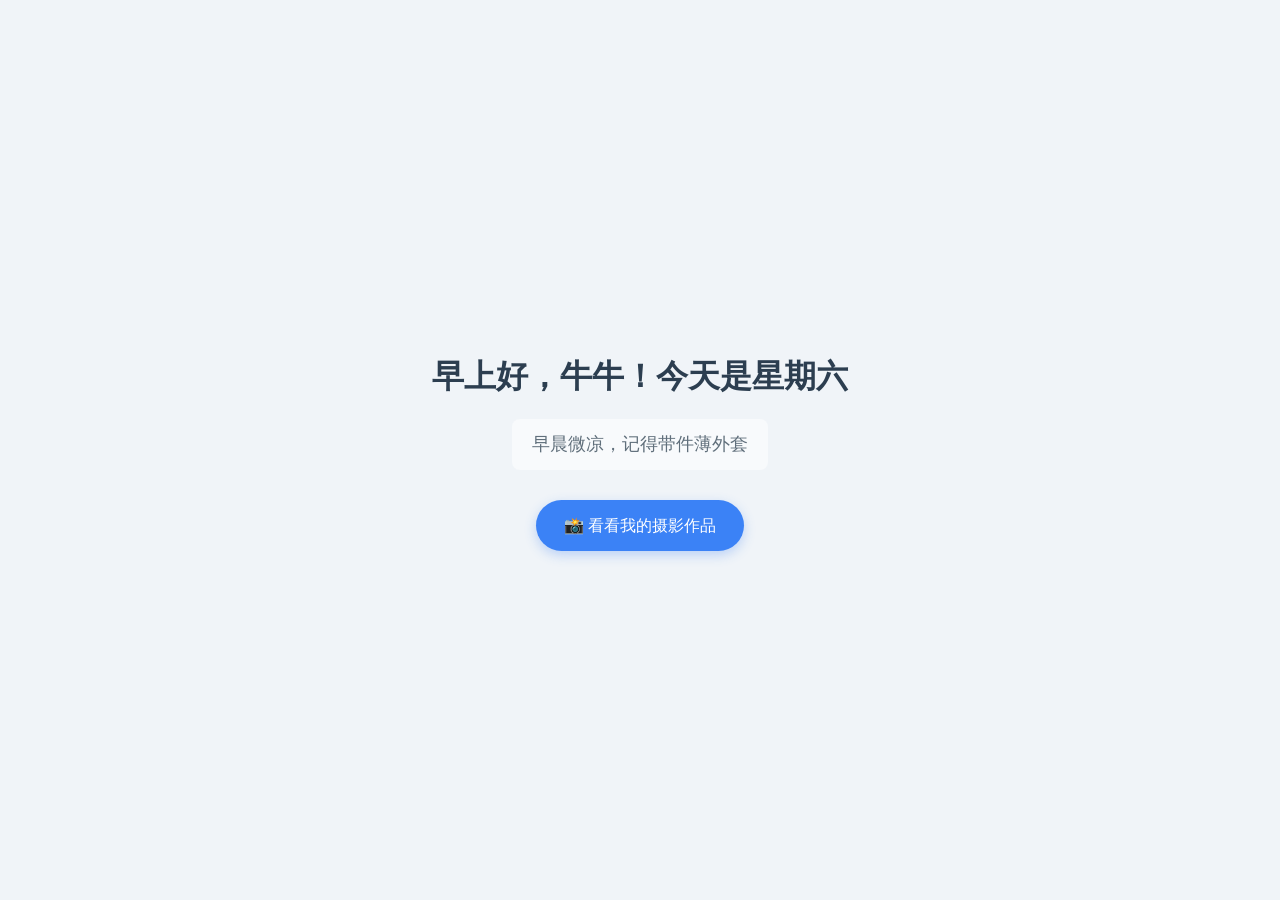
<file: greeting.html>
<!DOCTYPE html>
<html lang="zh-CN">
<head>
  <meta charset="UTF-8">
  <title>专属问候</title>
  <link rel="stylesheet" href="style.css">
</head>
<body class="greeting-page">
  
  <div class="greeting-container">
    <h1 id="greeting">加载中…</h1>
    <p id="tip"></p>
    
    <a href="photo.html" class="jump-btn">📸 看看我的摄影作品</a>
  </div>

  <script>
    const hour = new Date().getHours();  
    const myName = "牛牛";
    const weekday = new Date().getDay();

    let greetingText = "";   
    let wearTip = "";        

    if (hour < 12) {                     
      greetingText = `早上好，${myName}！今天是${['星期日', '星期一', '星期二', '星期三', '星期四', '星期五', '星期六'][weekday]}`;
      wearTip = "早晨微凉，记得带件薄外套";
    } else if (hour < 18) {
      greetingText = `下午好，${myName}！今天是${['星期日', '星期一', '星期二', '星期三', '星期四', '星期五', '星期六'][weekday]}`;
      wearTip = "阳光不错，穿亮色系心情更好";
    } else {
      greetingText = `晚上好，${myName}！今天是${['星期日', '星期一', '星期二', '星期三', '星期四', '星期五', '星期六'][weekday]}`;
      wearTip = "夜间降温，明天备好长袖";
    }

    document.getElementById("greeting").textContent = greetingText;
    document.getElementById("tip").textContent = wearTip;
  </script>
  
</body>
</html>
</file>
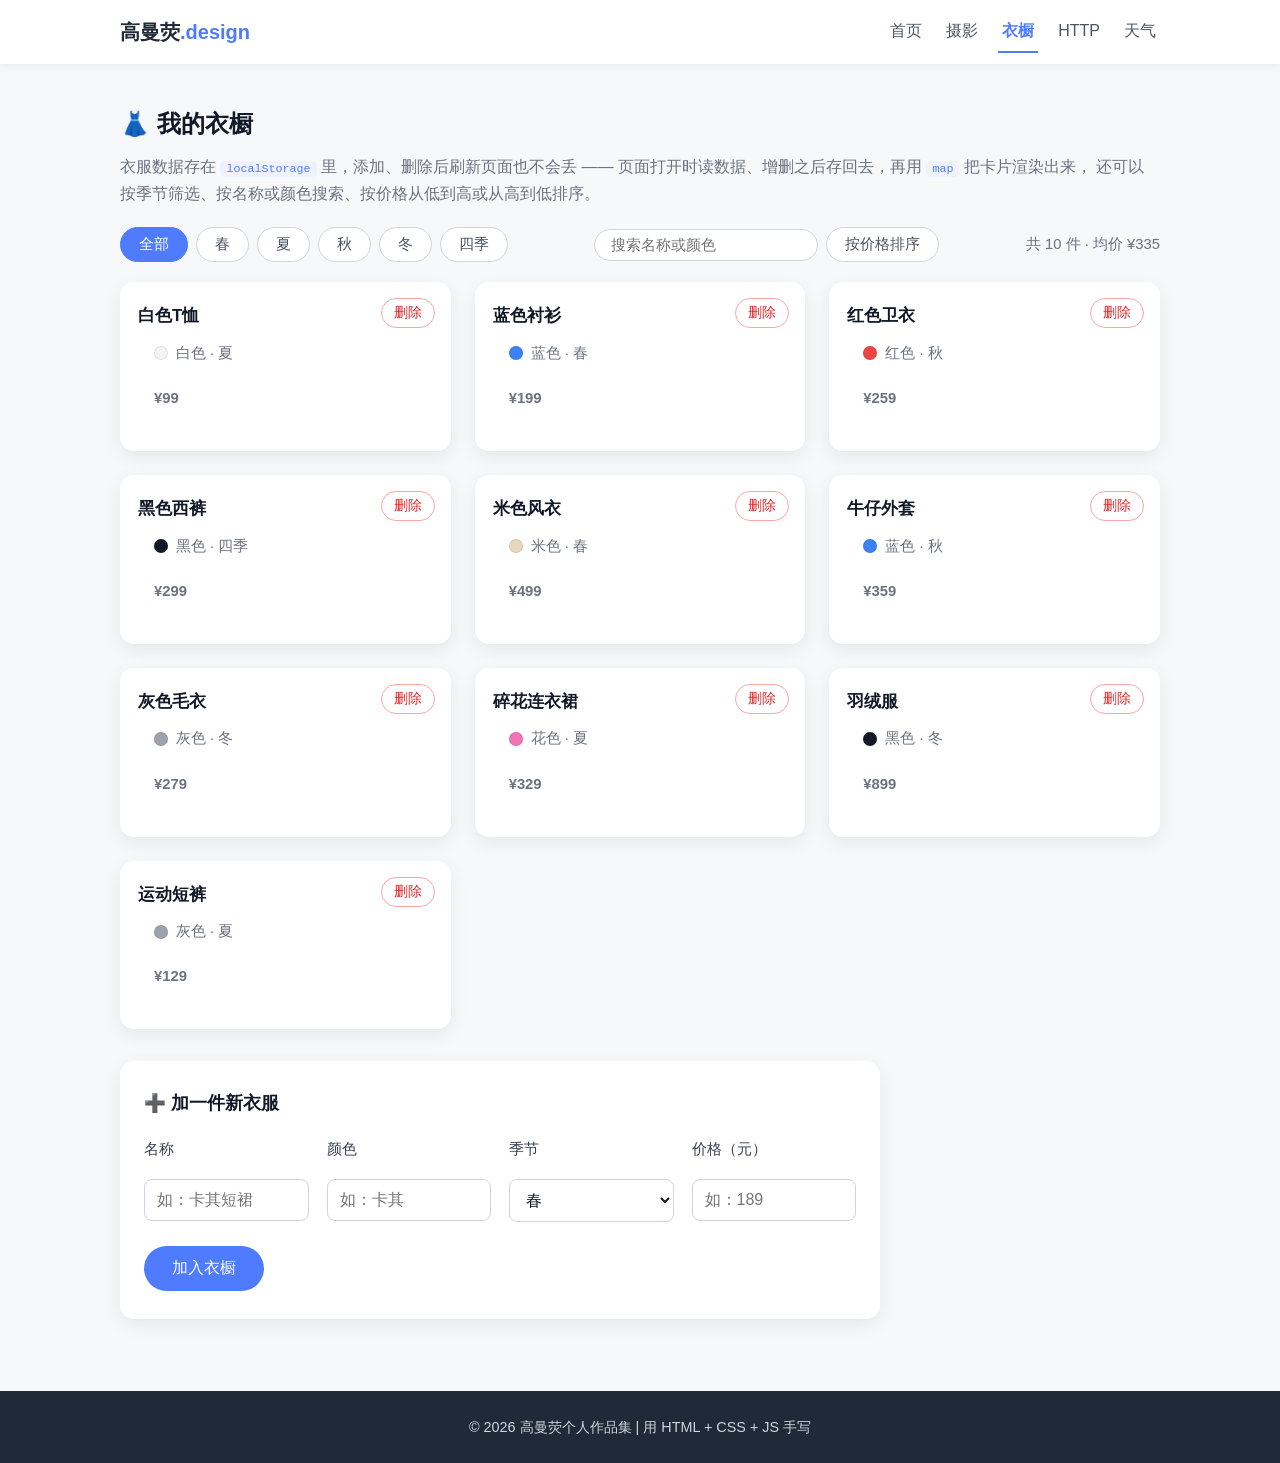
<file: wardrobe.html>
<!DOCTYPE html>
<html lang="zh-CN">
<head>
  <meta charset="UTF-8">
  <meta name="viewport" content="width=device-width, initial-scale=1">
  <title>我的衣橱 | 高曼荧的个人作品集</title>
  <link rel="stylesheet" href="style.css">
</head>
<body>
  <div class="save-toast" id="saveToast"></div>

  <header class="site-header">
    <nav class="nav container">
      <a class="logo" href="index.html">高曼荧<span>.design</span></a>
      <ul class="nav-menu">
        <li><a href="index.html">首页</a></li>
        <li><a href="photo.html">摄影</a></li>
        <li><a class="is-active" href="wardrobe.html">衣橱</a></li>
        <li><a href="day19/http-cards.html">HTTP</a></li>
        <li><a href="weather.html">天气</a></li>
      </ul>
    </nav>
  </header>

  <main>
    <section class="wardrobe container page-wardrobe">
      <h2>👗 我的衣橱</h2>
      <p class="wardrobe-desc">
        衣服数据存在 <code>localStorage</code> 里，添加、删除后刷新页面也不会丢 ——
        页面打开时读数据、增删之后存回去，再用 <code>map</code> 把卡片渲染出来，
        还可以按季节筛选、按名称或颜色搜索、按价格从低到高或从高到低排序。
      </p>

      <div class="wardrobe-toolbar">
        <div class="wardrobe-filters" id="wardrobeFilters">
          <button class="chip is-active" type="button" data-season="全部">全部</button>
          <button class="chip" type="button" data-season="春">春</button>
          <button class="chip" type="button" data-season="夏">夏</button>
          <button class="chip" type="button" data-season="秋">秋</button>
          <button class="chip" type="button" data-season="冬">冬</button>
          <button class="chip" type="button" data-season="四季">四季</button>
        </div>
        <div class="wardrobe-tools">
          <input class="wardrobe-search" id="wardrobeSearch" type="text" placeholder="搜索名称或颜色">
          <button class="chip" type="button" id="sortBtn">按价格排序</button>
        </div>
        <p class="wardrobe-stats" id="wardrobeStats"></p>
      </div>

      <ul class="wardrobe-grid" id="wardrobeGrid"></ul>

      <form class="wardrobe-form" id="wardrobeForm">
        <h3>➕ 加一件新衣服</h3>
        <div class="wardrobe-form-row">
          <div class="form-item">
            <label for="clothName">名称</label>
            <input type="text" id="clothName" placeholder="如：卡其短裙" required>
          </div>
          <div class="form-item">
            <label for="clothColor">颜色</label>
            <input type="text" id="clothColor" placeholder="如：卡其" required>
          </div>
          <div class="form-item">
            <label for="clothSeason">季节</label>
            <select id="clothSeason">
              <option value="春">春</option>
              <option value="夏">夏</option>
              <option value="秋">秋</option>
              <option value="冬">冬</option>
              <option value="四季">四季</option>
            </select>
          </div>
          <div class="form-item">
            <label for="clothPrice">价格（元）</label>
            <input type="number" id="clothPrice" min="1" step="1" placeholder="如：189" required>
          </div>
        </div>
        <div class="wardrobe-form-actions">
          <button type="submit" class="btn">加入衣橱</button>
        </div>
      </form>
    </section>
  </main>

  <footer class="site-footer">
    <p>© 2026 高曼荧个人作品集 | 用 HTML + CSS + JS 手写</p>
  </footer>

  <script>
    (function () {
      const KEY = "my_wardrobe";

      const DEFAULT_WARDROBE = [
        { id: 1, name: "白色T恤",   color: "白色", season: "夏", price: 99  },
        { id: 2, name: "蓝色衬衫",   color: "蓝色", season: "春", price: 199 },
        { id: 3, name: "红色卫衣",   color: "红色", season: "秋", price: 259 },
        { id: 4, name: "黑色西裤",   color: "黑色", season: "四季", price: 299 },
        { id: 5, name: "米色风衣",   color: "米色", season: "春", price: 499 },
        { id: 6, name: "牛仔外套",   color: "蓝色", season: "秋", price: 359 },
        { id: 7, name: "灰色毛衣",   color: "灰色", season: "冬", price: 279 },
        { id: 8, name: "碎花连衣裙", color: "花色", season: "夏", price: 329 },
        { id: 9, name: "羽绒服",     color: "黑色", season: "冬", price: 899 },
        { id: 10, name: "运动短裤",  color: "灰色", season: "夏", price: 129 }
      ];

      const COLOR_HEX = {
        "白色": "#f3f4f6", "黑色": "#111827", "蓝色": "#3b82f6", "红色": "#ef4444",
        "灰色": "#9ca3af", "米色": "#e7d8c0", "花色": "#f472b6", "卡其": "#c2a878",
        "绿色": "#22c55e", "黄色": "#facc15", "紫色": "#a855f7"
      };

      const gridEl = document.getElementById("wardrobeGrid");
      const statsEl = document.getElementById("wardrobeStats");
      const filtersEl = document.getElementById("wardrobeFilters");
      const formEl = document.getElementById("wardrobeForm");
      const searchEl = document.getElementById("wardrobeSearch");
      const sortBtn = document.getElementById("sortBtn");
      const toastEl = document.getElementById("saveToast");

      let currentSeason = "全部";
      let sortAsc = null;

      function loadData() {
        try {
          const str = localStorage.getItem(KEY);
          return str ? JSON.parse(str) : DEFAULT_WARDROBE.slice();
        } catch (err) {
          return DEFAULT_WARDROBE.slice();
        }
      }

      function saveData(list) {
        localStorage.setItem(KEY, JSON.stringify(list));
      }

      function nextId(list) {
        let max = 0;
        for (const item of list) {
          if (item.id > max) max = item.id;
        }
        return max + 1;
      }

      function colorToHex(color) {
        return COLOR_HEX[color] || "#d1d5db";
      }

      function showToast(text, isError) {
        toastEl.textContent = text;
        if (isError) {
          toastEl.classList.add("is-error");
        } else {
          toastEl.classList.remove("is-error");
        }
        toastEl.classList.add("is-show");
        setTimeout(function () {
          toastEl.classList.remove("is-show");
        }, 2000);
      }

      function getVisibleList() {
        let list = loadData();
        if (currentSeason !== "全部") {
          list = list.filter(function (item) {
            return item.season === currentSeason;
          });
        }
        const word = searchEl.value.trim();
        if (word) {
          list = list.filter(function (item) {
            return item.name.includes(word) || item.color.includes(word);
          });
        }
        if (sortAsc !== null) {
          list.sort(function (a, b) {
            return sortAsc ? a.price - b.price : b.price - a.price;
          });
        }
        return list;
      }

      function render() {
        const list = getVisibleList();

        let total = 0;
        for (const item of list) {
          total = total + item.price;
        }
        const avg = list.length ? Math.round(total / list.length) : 0;
        statsEl.textContent = "共 " + list.length + " 件 · 均价 ¥" + avg;

        if (list.length === 0) {
          gridEl.innerHTML = '<li class="cloth-empty">没有找到符合条件的衣服，下面加一件吧 👇</li>';
          return;
        }

        gridEl.innerHTML = list.map(function (item) {
          return `
            <li>
              <article class="card cloth-card">
                <h3>${item.name}</h3>
                <p class="cloth-meta">
                  <span class="cloth-dot" style="background:${colorToHex(item.color)}"></span>
                  ${item.color} · ${item.season}
                </p>
                <p class="cloth-price">¥${item.price}</p>
                <button class="cloth-del" type="button" data-id="${item.id}">删除</button>
              </article>
            </li>`;
        }).join("");
      }

      function addCloth(name, color, season, price) {
        const list = loadData();
        list.push({ id: nextId(list), name: name, color: color, season: season, price: price });
        saveData(list);
        render();
      }

      function removeCloth(id) {
        const list = loadData().filter(function (item) {
          return String(item.id) !== String(id);
        });
        saveData(list);
        render();
      }

      if (localStorage.getItem(KEY) === null) {
        saveData(DEFAULT_WARDROBE);
      }

      gridEl.addEventListener("click", function (e) {
        if (!e.target.matches(".cloth-del")) return;
        removeCloth(e.target.dataset.id);
        showToast("🗑️ 已删掉一件");
      });

      const chips = filtersEl.querySelectorAll(".chip");
      for (const chip of chips) {
        chip.addEventListener("click", function () {
          currentSeason = this.dataset.season;
          for (const other of chips) {
            other.classList.remove("is-active");
          }
          this.classList.add("is-active");
          render();
        });
      }

      searchEl.addEventListener("input", function () {
        render();
      });

      sortBtn.addEventListener("click", function () {
        if (sortAsc === null) {
          sortAsc = true;
          sortBtn.textContent = "价格 ↑";
        } else if (sortAsc) {
          sortAsc = false;
          sortBtn.textContent = "价格 ↓";
        } else {
          sortAsc = null;
          sortBtn.textContent = "按价格排序";
        }
        render();
      });

      formEl.addEventListener("submit", function (e) {
        e.preventDefault();

        const name = document.getElementById("clothName").value.trim();
        const color = document.getElementById("clothColor").value.trim();
        const season = document.getElementById("clothSeason").value;
        const price = Number(document.getElementById("clothPrice").value);

        if (!name || !color) {
          showToast("⚠️ 名称和颜色都要填", true);
          return;
        }
        if (!Number.isFinite(price) || price <= 0) {
          showToast("⚠️ 价格要填大于 0 的数字", true);
          return;
        }

        addCloth(name, color, season, price);
        formEl.reset();
        showToast("✅ 已保存");
      });

      render();
    })();
  </script>
</body>
</html>
</file>
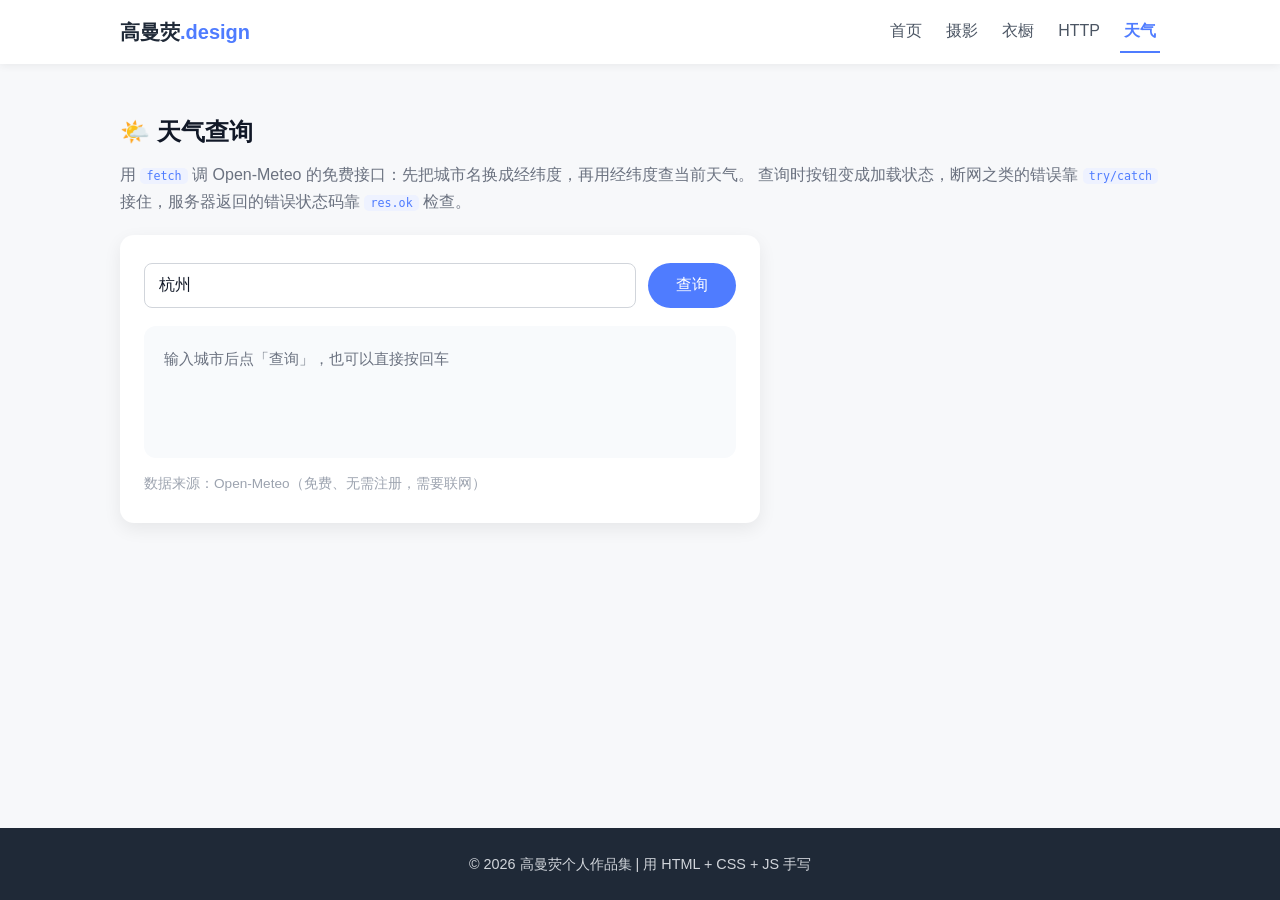
<file: weather.html>
<!DOCTYPE html>
<html lang="zh-CN">
<head>
  <meta charset="UTF-8">
  <meta name="viewport" content="width=device-width, initial-scale=1">
  <title>天气 | 高曼荧的个人作品集</title>
  <link rel="stylesheet" href="style.css">
</head>
<body>
  <header class="site-header">
    <nav class="nav container">
      <a class="logo" href="index.html">高曼荧<span>.design</span></a>
      <ul class="nav-menu">
        <li><a href="index.html">首页</a></li>
        <li><a href="photo.html">摄影</a></li>
        <li><a href="wardrobe.html">衣橱</a></li>
        <li><a href="day19/http-cards.html">HTTP</a></li>
        <li><a class="is-active" href="weather.html">天气</a></li>
      </ul>
    </nav>
  </header>

  <main>
    <section id="weather" class="weather container">
      <h2>🌤️ 天气查询</h2>
      <p class="weather-desc">
        用 <code>fetch</code> 调 Open-Meteo 的免费接口：先把城市名换成经纬度，再用经纬度查当前天气。
        查询时按钮变成加载状态，断网之类的错误靠 <code>try/catch</code> 接住，服务器返回的错误状态码靠 <code>res.ok</code> 检查。
      </p>

      <div class="weather-box">
        <div class="weather-form">
          <input class="weather-city" id="wt-city" type="text" placeholder="输入城市，如：杭州" value="杭州">
          <button class="btn" id="wt-btn" type="button">查询</button>
        </div>

        <div class="weather-result" id="wt-result">输入城市后点「查询」，也可以直接按回车</div>
        <p class="weather-note">数据来源：Open-Meteo（免费、无需注册，需要联网）</p>
      </div>
    </section>
  </main>

  <footer class="site-footer">
    <p>© 2026 高曼荧个人作品集 | 用 HTML + CSS + JS 手写</p>
  </footer>

  <script>
    (function () {
      const cityEl = document.getElementById("wt-city");
      const btn = document.getElementById("wt-btn");
      const resultEl = document.getElementById("wt-result");

      const WEATHER_TEXT = {
        0: "晴",
        1: "多云", 2: "多云", 3: "阴",
        45: "雾", 48: "雾凇",
        51: "毛毛雨", 53: "毛毛雨", 55: "毛毛雨",
        61: "小雨", 63: "中雨", 65: "大雨",
        66: "冻雨", 67: "冻雨",
        71: "小雪", 73: "中雪", 75: "大雪", 77: "雪粒",
        80: "阵雨", 81: "阵雨", 82: "强阵雨",
        85: "阵雪", 86: "阵雪",
        95: "雷阵雨", 96: "雷阵雨伴冰雹", 99: "雷阵雨伴冰雹"
      };

      let isLoading = false;

      function weatherToText(code) {
        return WEATHER_TEXT[code] || "未知天气";
      }

      function tipByTemp(temp) {
        if (temp >= 28) return "🔥 体感建议：穿短袖，别忘了防晒";
        if (temp >= 18) return "🙂 体感建议：温度刚好，一件长袖就够";
        if (temp >= 10) return "🍂 体感建议：有点凉，加件薄外套";
        if (temp >= 0) return "🧥 体感建议：冷了，毛衣配外套";
        return "🧣 体感建议：零下了，羽绒服和帽子都戴上";
      }

      function showLoading() {
        resultEl.innerHTML = '<p class="weather-loading">⏳ 正在查询…</p>';
      }

      function showError(msg) {
        resultEl.innerHTML = '<p class="weather-err">❌ ' + msg + '</p>';
      }

      function showWeather(city, weather) {
        resultEl.innerHTML = `
          <p class="weather-place">${city}</p>
          <p class="weather-temp">${weather.temperature}°C</p>
          <p class="weather-meta">${weatherToText(weather.weathercode)} · 风速 ${weather.windspeed} km/h</p>
          <p class="weather-tip">${tipByTemp(weather.temperature)}</p>`;
      }

      async function getWeather(cityName) {
        const geoUrl = `https://geocoding-api.open-meteo.com/v1/search?name=${encodeURIComponent(cityName)}&language=zh`;
        const geoRes = await fetch(geoUrl);
        if (!geoRes.ok) throw new Error("地理服务出错：" + geoRes.status);
        const geoData = await geoRes.json();
        if (!geoData.results || geoData.results.length === 0) {
          throw new Error("找不到这个城市，换个名字试试？");
        }
        const place = geoData.results[0];

        const weatherUrl = `https://api.open-meteo.com/v1/forecast?latitude=${place.latitude}&longitude=${place.longitude}&current_weather=true`;
        const wRes = await fetch(weatherUrl);
        if (!wRes.ok) throw new Error("天气服务出错：" + wRes.status);
        const wData = await wRes.json();
        return { city: place.name, weather: wData.current_weather };
      }

      async function query() {
        if (isLoading) return;

        const city = cityEl.value.trim();
        if (!city) {
          showError("先输入城市名");
          return;
        }

        isLoading = true;
        btn.disabled = true;
        btn.textContent = "查询中…";
        showLoading();

        try {
          const info = await getWeather(city);
          showWeather(info.city, info.weather);
        } catch (err) {
          showError(err.message);
        } finally {
          isLoading = false;
          btn.disabled = false;
          btn.textContent = "查询";
        }
      }

      btn.addEventListener("click", query);
      cityEl.addEventListener("keydown", function (e) {
        if (e.key === "Enter") query();
      });
    })();
  </script>
</body>
</html>
</file>
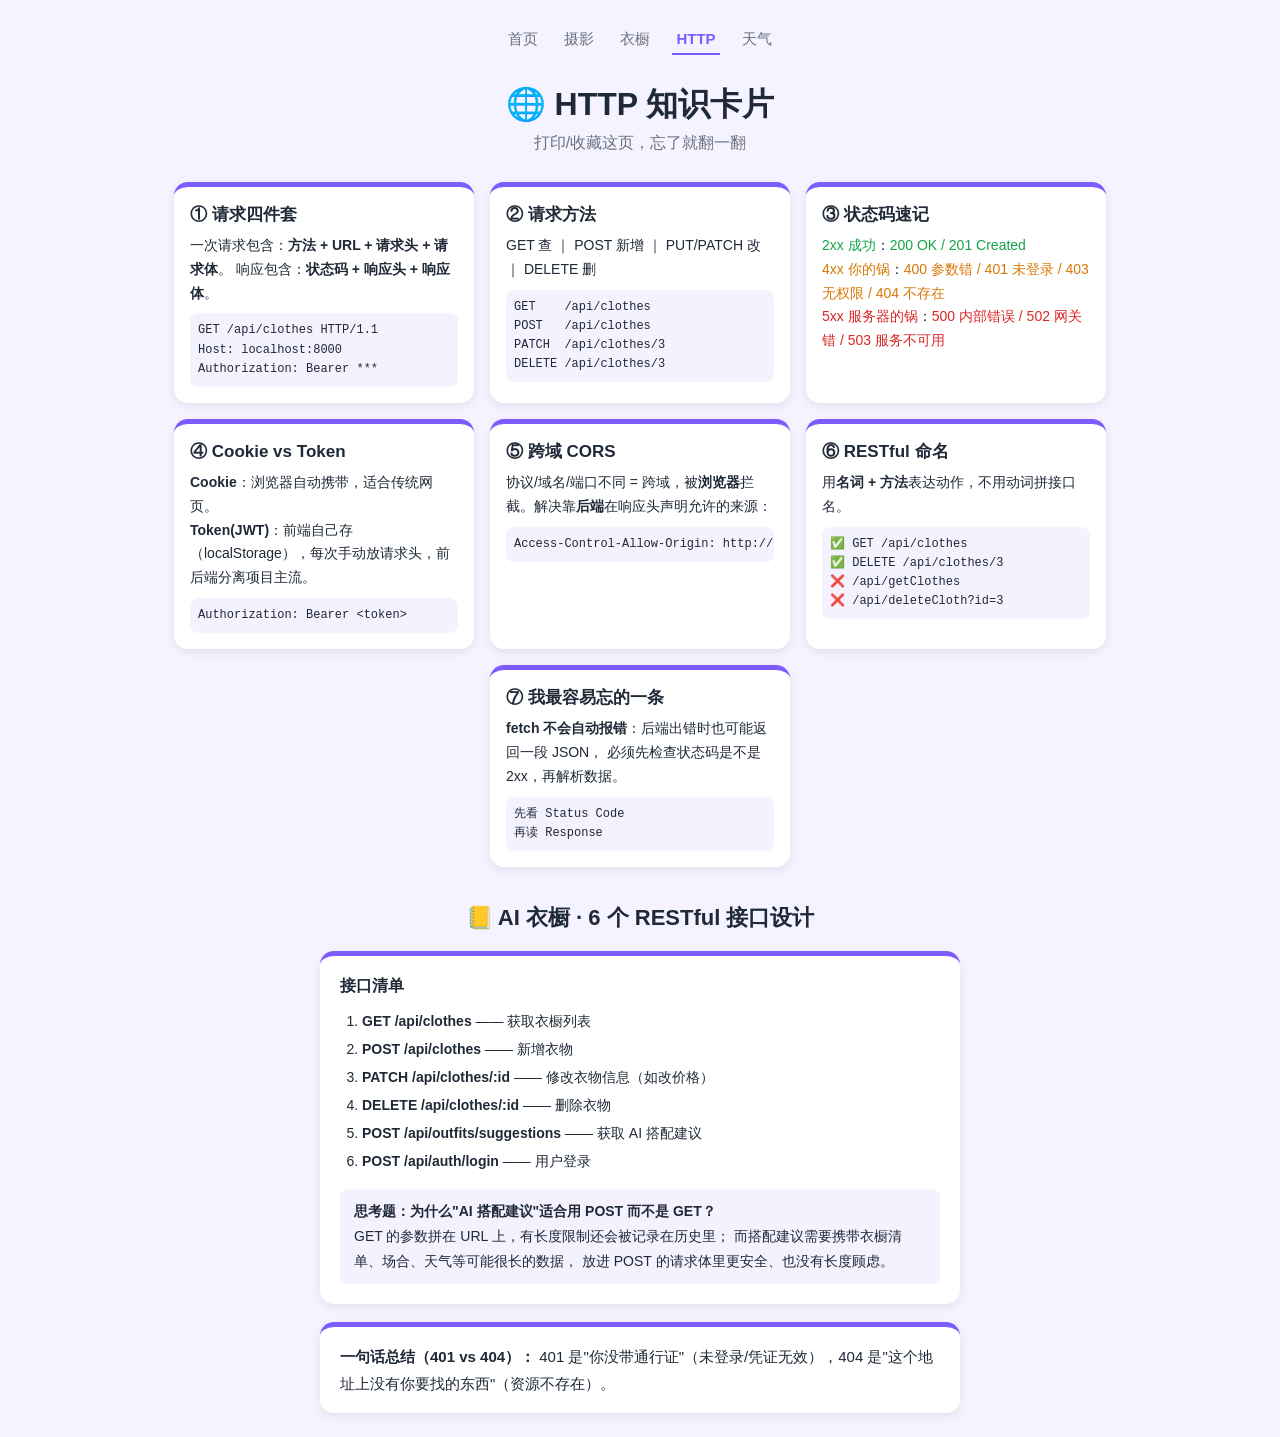
<file: day19/http-cards.html>
<!DOCTYPE html>
<html lang="zh-CN">
<head>
  <meta charset="UTF-8">
  <meta name="viewport" content="width=device-width, initial-scale=1">
  <title>HTTP 知识卡片 | 高曼荧的个人作品集</title>
  <style>
    * { margin: 0; padding: 0; box-sizing: border-box; }
    body { font-family: sans-serif; background: #f5f3ff; padding: 24px; color: #1f2937; }
    h1 { text-align: center; margin-bottom: 6px; }
    .lead { text-align: center; color: #6b7280; margin-bottom: 28px; }
    .grid { display: flex; flex-wrap: wrap; gap: 16px; justify-content: center; }
    .card {
      width: 300px; background: #fff; border-radius: 14px; padding: 16px;
      box-shadow: 0 3px 10px rgba(0,0,0,.08); border-top: 5px solid #7c5cff;
    }
    .card h2 { margin: 0 0 8px; font-size: 17px; }
    .card p { font-size: 14px; line-height: 1.7; }
    .card pre {
      background: #f4f2ff; padding: 8px; border-radius: 8px; font-size: 12px;
      line-height: 1.6; overflow-x: auto; margin-top: 8px;
    }
    .code200 { color: #16a34a; }
    .code4xx { color: #d97706; }
    .code5xx { color: #dc2626; }
    .section-title { text-align: center; margin: 36px 0 18px; font-size: 22px; }
    .api-list {
      width: 640px; max-width: 100%; background: #fff; border-radius: 14px; padding: 20px;
      margin: 0 auto; box-shadow: 0 3px 10px rgba(0,0,0,.08); border-top: 5px solid #7c5cff;
    }
    .api-list h3 { font-size: 16px; margin-bottom: 10px; }
    .api-list ol { padding-left: 22px; font-size: 14px; line-height: 2; }
    .api-list .why {
      margin-top: 14px; font-size: 14px; line-height: 1.8;
      background: #f4f2ff; border-radius: 8px; padding: 10px 14px;
    }
    .summary {
      width: 640px; max-width: 100%; margin: 18px auto 0; background: #fff;
      border-radius: 14px; padding: 16px 20px; box-shadow: 0 3px 10px rgba(0,0,0,.08);
      border-top: 5px solid #7c5cff; font-size: 15px; line-height: 1.8;
    }
    .back { display: block; text-align: center; margin: 30px 0 10px; color: #7c5cff; text-decoration: none; font-weight: bold; }
    .top-nav { display: flex; flex-wrap: wrap; justify-content: center; gap: 18px; margin-bottom: 28px; }
    .top-nav a { color: #6b7280; text-decoration: none; font-size: 15px; padding: 6px 4px; }
    .top-nav a:hover { color: #7c5cff; }
    .top-nav a.is-active { color: #7c5cff; font-weight: bold; border-bottom: 2px solid #7c5cff; }
  </style>
</head>
<body>
  <nav class="top-nav">
    <a href="../index.html">首页</a>
    <a href="../photo.html">摄影</a>
    <a href="../wardrobe.html">衣橱</a>
    <a class="is-active" href="http-cards.html">HTTP</a>
    <a href="../weather.html">天气</a>
  </nav>

  <h1>🌐 HTTP 知识卡片</h1>
  <p class="lead">打印/收藏这页，忘了就翻一翻</p>

  <div class="grid">
    <div class="card">
      <h2>① 请求四件套</h2>
      <p>一次请求包含：<b>方法 + URL + 请求头 + 请求体</b>。
         响应包含：<b>状态码 + 响应头 + 响应体</b>。</p>
      <pre>GET /api/clothes HTTP/1.1
Host: localhost:8000
Authorization: Bearer ***</pre>
    </div>

    <div class="card">
      <h2>② 请求方法</h2>
      <p>GET 查 ｜ POST 新增 ｜ PUT/PATCH 改 ｜ DELETE 删</p>
      <pre>GET    /api/clothes
POST   /api/clothes
PATCH  /api/clothes/3
DELETE /api/clothes/3</pre>
    </div>

    <div class="card">
      <h2>③ 状态码速记</h2>
      <p>
        <span class="code200">2xx 成功</span>：<span class="code200">200 OK / 201 Created</span><br>
        <span class="code4xx">4xx 你的锅</span>：<span class="code4xx">400 参数错 / 401 未登录 / 403 无权限 / 404 不存在</span><br>
        <span class="code5xx">5xx 服务器的锅</span>：<span class="code5xx">500 内部错误 / 502 网关错 / 503 服务不可用</span>
      </p>
    </div>

    <div class="card">
      <h2>④ Cookie vs Token</h2>
      <p><b>Cookie</b>：浏览器自动携带，适合传统网页。<br>
         <b>Token(JWT)</b>：前端自己存（localStorage），每次手动放请求头，前后端分离项目主流。</p>
      <pre>Authorization: Bearer &lt;token&gt;</pre>
    </div>

    <div class="card">
      <h2>⑤ 跨域 CORS</h2>
      <p>协议/域名/端口不同 = 跨域，被<b>浏览器</b>拦截。解决靠<b>后端</b>在响应头声明允许的来源：</p>
      <pre>Access-Control-Allow-Origin: http://localhost:5173</pre>
    </div>

    <div class="card">
      <h2>⑥ RESTful 命名</h2>
      <p>用<b>名词 + 方法</b>表达动作，不用动词拼接口名。</p>
      <pre>✅ GET /api/clothes
✅ DELETE /api/clothes/3
❌ /api/getClothes
❌ /api/deleteCloth?id=3</pre>
    </div>

    <div class="card">
      <h2>⑦ 我最容易忘的一条</h2>
      <p><b>fetch 不会自动报错</b>：后端出错时也可能返回一段 JSON，
         必须先检查状态码是不是 2xx，再解析数据。</p>
      <pre>先看 Status Code
再读 Response</pre>
    </div>
  </div>

  <h2 class="section-title">📒 AI 衣橱 · 6 个 RESTful 接口设计</h2>
  <div class="api-list">
    <h3>接口清单</h3>
    <ol>
      <li><b>GET /api/clothes</b> —— 获取衣橱列表</li>
      <li><b>POST /api/clothes</b> —— 新增衣物</li>
      <li><b>PATCH /api/clothes/:id</b> —— 修改衣物信息（如改价格）</li>
      <li><b>DELETE /api/clothes/:id</b> —— 删除衣物</li>
      <li><b>POST /api/outfits/suggestions</b> —— 获取 AI 搭配建议</li>
      <li><b>POST /api/auth/login</b> —— 用户登录</li>
    </ol>
    <p class="why">
      <b>思考题：为什么"AI 搭配建议"适合用 POST 而不是 GET？</b><br>
      GET 的参数拼在 URL 上，有长度限制还会被记录在历史里；
      而搭配建议需要携带衣橱清单、场合、天气等可能很长的数据，
      放进 POST 的请求体里更安全、也没有长度顾虑。
    </p>
  </div>

  <div class="summary">
    <b>一句话总结（401 vs 404）：</b>
    401 是"你没带通行证"（未登录/凭证无效），404 是"这个地址上没有你要找的东西"（资源不存在）。
  </div>

</body>
</html>
</file>
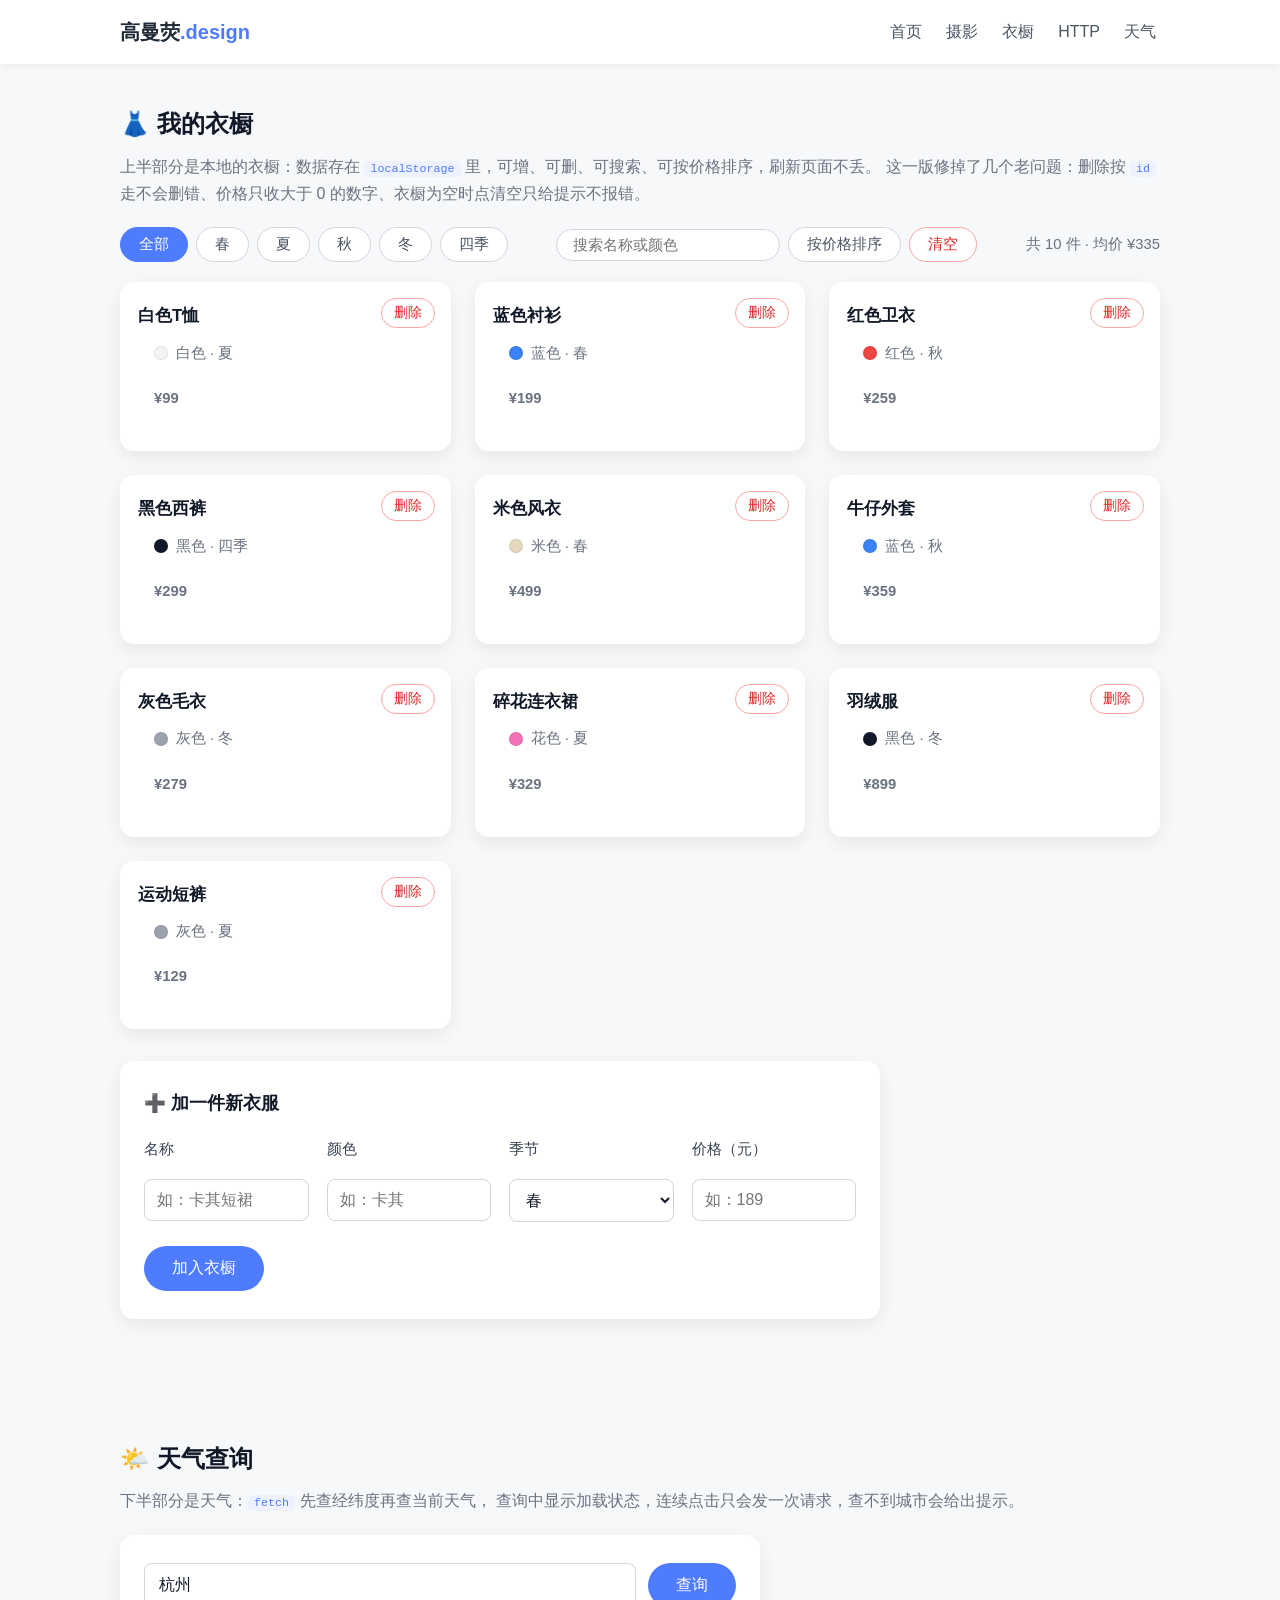
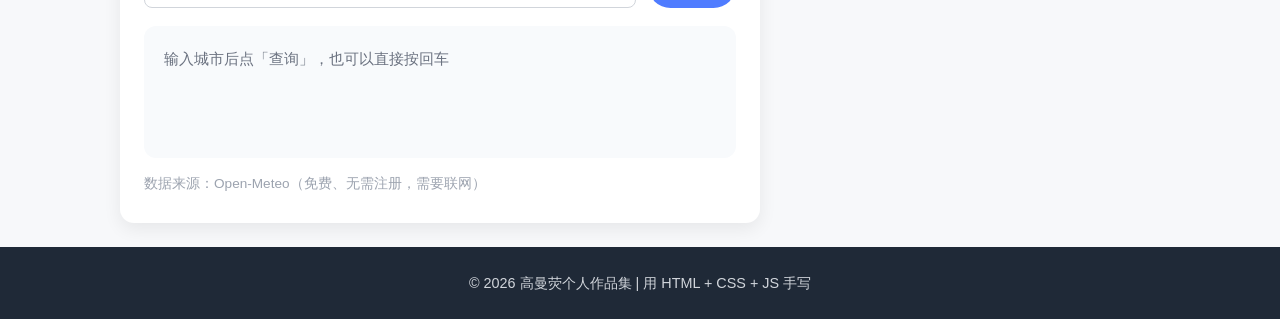
<file: day21/app.html>
<!DOCTYPE html>
<html lang="zh-CN">
<head>
  <meta charset="UTF-8">
  <meta name="viewport" content="width=device-width, initial-scale=1">
  <title>衣橱 + 天气 | 高曼荧的个人作品集</title>
  <link rel="stylesheet" href="../style.css">
</head>
<body>
  <div class="save-toast" id="wd-toast"></div>

  <header class="site-header">
    <nav class="nav container">
      <a class="logo" href="../index.html">高曼荧<span>.design</span></a>
      <ul class="nav-menu">
        <li><a href="../index.html">首页</a></li>
        <li><a href="../photo.html">摄影</a></li>
        <li><a href="../wardrobe.html">衣橱</a></li>
        <li><a href="../day19/http-cards.html">HTTP</a></li>
        <li><a href="../weather.html">天气</a></li>
      </ul>
    </nav>
  </header>

  <main>
    <section class="wardrobe container app-page">
      <h2>👗 我的衣橱</h2>
      <p class="wardrobe-desc">
        上半部分是本地的衣橱：数据存在 <code>localStorage</code> 里，可增、可删、可搜索、可按价格排序，刷新页面不丢。
        这一版修掉了几个老问题：删除按 <code>id</code> 走不会删错、价格只收大于 0 的数字、衣橱为空时点清空只给提示不报错。
      </p>

      <div class="wardrobe-toolbar">
        <div class="wardrobe-filters" id="wd-filters">
          <button class="chip is-active" type="button" data-season="全部">全部</button>
          <button class="chip" type="button" data-season="春">春</button>
          <button class="chip" type="button" data-season="夏">夏</button>
          <button class="chip" type="button" data-season="秋">秋</button>
          <button class="chip" type="button" data-season="冬">冬</button>
          <button class="chip" type="button" data-season="四季">四季</button>
        </div>
        <div class="wardrobe-tools">
          <input class="wardrobe-search" id="wd-search" type="text" placeholder="搜索名称或颜色">
          <button class="chip" type="button" id="wd-sort">按价格排序</button>
          <button class="chip chip-danger" type="button" id="wd-clear">清空</button>
        </div>
        <p class="wardrobe-stats" id="wd-stats"></p>
      </div>

      <ul class="wardrobe-grid" id="wd-grid"></ul>

      <form class="wardrobe-form" id="wd-form">
        <h3>➕ 加一件新衣服</h3>
        <div class="wardrobe-form-row">
          <div class="form-item">
            <label for="wd-name">名称</label>
            <input type="text" id="wd-name" placeholder="如：卡其短裙" required>
          </div>
          <div class="form-item">
            <label for="wd-color">颜色</label>
            <input type="text" id="wd-color" placeholder="如：卡其" required>
          </div>
          <div class="form-item">
            <label for="wd-season">季节</label>
            <select id="wd-season">
              <option value="春">春</option>
              <option value="夏">夏</option>
              <option value="秋">秋</option>
              <option value="冬">冬</option>
              <option value="四季">四季</option>
            </select>
          </div>
          <div class="form-item">
            <label for="wd-price">价格（元）</label>
            <input type="number" id="wd-price" min="1" step="1" placeholder="如：189" required>
          </div>
        </div>
        <div class="wardrobe-form-actions">
          <button type="submit" class="btn">加入衣橱</button>
        </div>
      </form>
    </section>

    <section class="weather container">
      <h2>🌤️ 天气查询</h2>
      <p class="weather-desc">
        下半部分是天气：<code>fetch</code> 先查经纬度再查当前天气，
        查询中显示加载状态，连续点击只会发一次请求，查不到城市会给出提示。
      </p>

      <div class="weather-box">
        <div class="weather-form">
          <input class="weather-city" id="wt-city" type="text" placeholder="输入城市，如：杭州" value="杭州">
          <button class="btn" id="wt-btn" type="button">查询</button>
        </div>

        <div class="weather-result" id="wt-result">输入城市后点「查询」，也可以直接按回车</div>
        <p class="weather-note">数据来源：Open-Meteo（免费、无需注册，需要联网）</p>
      </div>
    </section>
  </main>

  <footer class="site-footer">
    <p>© 2026 高曼荧个人作品集 | 用 HTML + CSS + JS 手写</p>
  </footer>

  <script>
    (function () {
      const KEY = "my_wardrobe";

      const DEFAULT_WARDROBE = [
        { id: 1, name: "白色T恤",   color: "白色", season: "夏", price: 99  },
        { id: 2, name: "蓝色衬衫",   color: "蓝色", season: "春", price: 199 },
        { id: 3, name: "红色卫衣",   color: "红色", season: "秋", price: 259 },
        { id: 4, name: "黑色西裤",   color: "黑色", season: "四季", price: 299 },
        { id: 5, name: "米色风衣",   color: "米色", season: "春", price: 499 },
        { id: 6, name: "牛仔外套",   color: "蓝色", season: "秋", price: 359 },
        { id: 7, name: "灰色毛衣",   color: "灰色", season: "冬", price: 279 },
        { id: 8, name: "碎花连衣裙", color: "花色", season: "夏", price: 329 },
        { id: 9, name: "羽绒服",     color: "黑色", season: "冬", price: 899 },
        { id: 10, name: "运动短裤",  color: "灰色", season: "夏", price: 129 }
      ];

      const COLOR_HEX = {
        "白色": "#f3f4f6", "黑色": "#111827", "蓝色": "#3b82f6", "红色": "#ef4444",
        "灰色": "#9ca3af", "米色": "#e7d8c0", "花色": "#f472b6", "卡其": "#c2a878",
        "绿色": "#22c55e", "黄色": "#facc15", "紫色": "#a855f7"
      };

      const gridEl = document.getElementById("wd-grid");
      const statsEl = document.getElementById("wd-stats");
      const filtersEl = document.getElementById("wd-filters");
      const formEl = document.getElementById("wd-form");
      const searchEl = document.getElementById("wd-search");
      const sortBtn = document.getElementById("wd-sort");
      const clearBtn = document.getElementById("wd-clear");
      const nameEl = document.getElementById("wd-name");
      const colorEl = document.getElementById("wd-color");
      const seasonEl = document.getElementById("wd-season");
      const priceEl = document.getElementById("wd-price");
      const toastEl = document.getElementById("wd-toast");

      let currentSeason = "全部";
      let sortAsc = null;

      function loadData() {
        try {
          const str = localStorage.getItem(KEY);
          return str ? JSON.parse(str) : DEFAULT_WARDROBE.slice();
        } catch (err) {
          return DEFAULT_WARDROBE.slice();
        }
      }

      function saveData(list) {
        localStorage.setItem(KEY, JSON.stringify(list));
      }

      function nextId(list) {
        let max = 0;
        for (const item of list) {
          if (item.id > max) max = item.id;
        }
        return max + 1;
      }

      function colorToHex(color) {
        return COLOR_HEX[color] || "#d1d5db";
      }

      function showToast(text, isError) {
        toastEl.textContent = text;
        if (isError) {
          toastEl.classList.add("is-error");
        } else {
          toastEl.classList.remove("is-error");
        }
        toastEl.classList.add("is-show");
        setTimeout(function () {
          toastEl.classList.remove("is-show");
        }, 2000);
      }

      function getVisibleList() {
        let list = loadData();
        if (currentSeason !== "全部") {
          list = list.filter(function (item) {
            return item.season === currentSeason;
          });
        }
        const word = searchEl.value.trim();
        if (word) {
          list = list.filter(function (item) {
            return item.name.includes(word) || item.color.includes(word);
          });
        }
        if (sortAsc !== null) {
          list.sort(function (a, b) {
            return sortAsc ? a.price - b.price : b.price - a.price;
          });
        }
        return list;
      }

      function renderList() {
        const list = getVisibleList();

        let total = 0;
        for (const item of list) {
          total = total + item.price;
        }
        const avg = list.length ? Math.round(total / list.length) : 0;
        statsEl.textContent = "共 " + list.length + " 件 · 均价 ¥" + avg;

        if (list.length === 0) {
          gridEl.innerHTML = '<li class="cloth-empty">没有符合条件的衣服，下面加一件吧 👇</li>';
          return;
        }

        gridEl.innerHTML = list.map(function (item) {
          return `
            <li>
              <article class="card cloth-card">
                <h3>${item.name}</h3>
                <p class="cloth-meta">
                  <span class="cloth-dot" style="background:${colorToHex(item.color)}"></span>
                  ${item.color} · ${item.season}
                </p>
                <p class="cloth-price">¥${item.price}</p>
                <button class="cloth-del" type="button" data-id="${item.id}">删除</button>
              </article>
            </li>`;
        }).join("");
      }

      function addCloth(name, color, season, price) {
        const list = loadData();
        list.push({ id: nextId(list), name: name, color: color, season: season, price: price });
        saveData(list);
        renderList();
      }

      function removeCloth(id) {
        const list = loadData().filter(function (item) {
          return String(item.id) !== String(id);
        });
        saveData(list);
        renderList();
      }

      function clearWardrobe() {
        if (loadData().length === 0) {
          showToast("衣橱已经是空的啦", true);
          return;
        }
        saveData([]);
        renderList();
        showToast("🧹 衣橱已清空");
      }

      if (localStorage.getItem(KEY) === null) {
        saveData(DEFAULT_WARDROBE);
      }

      gridEl.addEventListener("click", function (e) {
        if (!e.target.matches(".cloth-del")) return;
        removeCloth(e.target.dataset.id);
        showToast("🗑️ 已删掉一件");
      });

      const chips = filtersEl.querySelectorAll(".chip");
      for (const chip of chips) {
        chip.addEventListener("click", function () {
          currentSeason = this.dataset.season;
          for (const other of chips) {
            other.classList.remove("is-active");
          }
          this.classList.add("is-active");
          renderList();
        });
      }

      searchEl.addEventListener("input", function () {
        renderList();
      });

      sortBtn.addEventListener("click", function () {
        if (sortAsc === null) {
          sortAsc = true;
          sortBtn.textContent = "价格 ↑";
        } else if (sortAsc) {
          sortAsc = false;
          sortBtn.textContent = "价格 ↓";
        } else {
          sortAsc = null;
          sortBtn.textContent = "按价格排序";
        }
        renderList();
      });

      clearBtn.addEventListener("click", clearWardrobe);

      formEl.addEventListener("submit", function (e) {
        e.preventDefault();

        const name = nameEl.value.trim();
        const color = colorEl.value.trim();
        const season = seasonEl.value;
        const price = Number(priceEl.value);

        if (!name || !color) {
          showToast("⚠️ 名称和颜色都要填", true);
          return;
        }
        if (!Number.isFinite(price) || price <= 0) {
          showToast("⚠️ 价格要填大于 0 的数字", true);
          return;
        }

        addCloth(name, color, season, price);
        formEl.reset();
        showToast("✅ 已保存");
      });

      renderList();
    })();
  </script>

  <script>
    (function () {
      const cityEl = document.getElementById("wt-city");
      const btn = document.getElementById("wt-btn");
      const resultEl = document.getElementById("wt-result");

      const WEATHER_TEXT = {
        0: "晴",
        1: "多云", 2: "多云", 3: "阴",
        45: "雾", 48: "雾凇",
        51: "毛毛雨", 53: "毛毛雨", 55: "毛毛雨",
        61: "小雨", 63: "中雨", 65: "大雨",
        66: "冻雨", 67: "冻雨",
        71: "小雪", 73: "中雪", 75: "大雪", 77: "雪粒",
        80: "阵雨", 81: "阵雨", 82: "强阵雨",
        85: "阵雪", 86: "阵雪",
        95: "雷阵雨", 96: "雷阵雨伴冰雹", 99: "雷阵雨伴冰雹"
      };

      let isLoading = false;

      function weatherToText(code) {
        return WEATHER_TEXT[code] || "未知天气";
      }

      function tipByTemp(temp) {
        if (temp >= 28) return "🔥 体感建议：穿短袖，别忘了防晒";
        if (temp >= 18) return "🙂 体感建议：温度刚好，一件长袖就够";
        if (temp >= 10) return "🍂 体感建议：有点凉，加件薄外套";
        if (temp >= 0) return "🧥 体感建议：冷了，毛衣配外套";
        return "🧣 体感建议：零下了，羽绒服和帽子都戴上";
      }

      function showLoading() {
        resultEl.innerHTML = '<p class="weather-loading">⏳ 正在查询…</p>';
      }

      function showError(msg) {
        resultEl.innerHTML = '<p class="weather-err">❌ ' + msg + '</p>';
      }

      function showWeather(city, weather) {
        resultEl.innerHTML = `
          <p class="weather-place">${city}</p>
          <p class="weather-temp">${weather.temperature}°C</p>
          <p class="weather-meta">${weatherToText(weather.weathercode)} · 风速 ${weather.windspeed} km/h</p>
          <p class="weather-tip">${tipByTemp(weather.temperature)}</p>`;
      }

      async function getWeather(cityName) {
        const geoUrl = `https://geocoding-api.open-meteo.com/v1/search?name=${encodeURIComponent(cityName)}&language=zh`;
        const geoRes = await fetch(geoUrl);
        if (!geoRes.ok) throw new Error("地理服务出错：" + geoRes.status);
        const geoData = await geoRes.json();
        if (!geoData.results || geoData.results.length === 0) {
          throw new Error("找不到这个城市，换个名字试试？");
        }
        const place = geoData.results[0];

        const weatherUrl = `https://api.open-meteo.com/v1/forecast?latitude=${place.latitude}&longitude=${place.longitude}&current_weather=true`;
        const wRes = await fetch(weatherUrl);
        if (!wRes.ok) throw new Error("天气服务出错：" + wRes.status);
        const wData = await wRes.json();
        return { city: place.name, weather: wData.current_weather };
      }

      async function query() {
        if (isLoading) return;

        const city = cityEl.value.trim();
        if (!city) {
          showError("先输入城市名");
          return;
        }

        isLoading = true;
        btn.disabled = true;
        btn.textContent = "查询中…";
        showLoading();

        try {
          const info = await getWeather(city);
          showWeather(info.city, info.weather);
        } catch (err) {
          showError(err.message);
        } finally {
          isLoading = false;
          btn.disabled = false;
          btn.textContent = "查询";
        }
      }

      btn.addEventListener("click", query);
      cityEl.addEventListener("keydown", function (e) {
        if (e.key === "Enter") query();
      });
    })();
  </script>
</body>
</html>
</file>
<file: style.css>
* {
  margin: 0;
  padding: 0;
  box-sizing: border-box;
}

html {
  scroll-behavior: smooth;
  scroll-padding-top: 76px;
}

body {
  font-family: "PingFang SC", "Microsoft YaHei", sans-serif;
  line-height: 1.7;
  color: #333;
  background: #f7f8fa;
  overflow-x: hidden;
  display: flex;
  flex-direction: column;
  min-height: 100vh;
}

main {
  flex: 1;
}

img {
  max-width: 100%;
  display: block;
}

ul {
  list-style: none;
}

a {
  color: inherit;
  text-decoration: none;
}

.container {
  max-width: 1080px;
  margin: 0 auto;
  padding: 0 20px;
}

.site-header {
  position: sticky;
  top: 0;
  z-index: 10;
  background: #fff;
  box-shadow: 0 2px 8px rgba(0, 0, 0, 0.06);
}

.nav {
  display: flex;
  justify-content: space-between;
  align-items: center;
  min-height: 64px;
  gap: 16px;
  flex-wrap: wrap;
}

.logo {
  font-size: 1.25rem;
  font-weight: 700;
  color: #1f2937;
}

.logo span {
  color: #4f7cff;
}

.nav-menu {
  display: flex;
  flex-wrap: wrap;
  gap: 16px;
}

.nav-menu a {
  display: inline-block;
  padding: 6px 4px;
  color: #4b5563;
  transition: color 0.25s ease;
}

.nav-menu a:hover,
.nav-menu a:focus-visible {
  color: #4f7cff;
}

.nav-menu a.is-active {
  color: #4f7cff;
  font-weight: 700;
  border-bottom: 2px solid #4f7cff;
}

.hero {
  text-align: center;
  padding: 88px 20px 96px;
  background: linear-gradient(160deg, #8192e7 0%, #b3c0f5 70%);
}

.hero h1 {
  font-size: 2rem;
  color: #111827;
  margin-bottom: 16px;
}

.hero p {
  color: #6b7280;
  margin-bottom: 32px;
}

.btn {
  display: inline-block;
  padding: 12px 32px;
  border: 0;
  border-radius: 999px;
  background: #4f7cff;
  color: #fff;
  font-size: 1rem;
  cursor: pointer;
  transition: background-color 0.25s ease, transform 0.25s ease;
}

.btn:hover {
  background: #3b63e8;
  transform: translateY(-2px);
}

.about {
  display: flex;
  flex-direction: column; 
  align-items: center;
  gap: 28px;
  padding-top: 72px;
  padding-bottom: 24px;
}

.avatar {
  width: 160px;
  height: 160px;
  border-radius: 50%;
  object-fit: cover;
  box-shadow: 0 10px 24px rgba(0, 0, 0, 0.12);
}

.about-text h2 {
  font-size: 1.5rem;
  margin-bottom: 16px;
  color: #111827;
}

.about-text p {
  color: #4b5563;
  margin-bottom: 12px;
}

.works {
  padding-top: 48px;
  padding-bottom: 24px;
}

.works h2 {
  font-size: 1.5rem;
  margin-bottom: 24px;
  color: #111827;
}

.works-grid {
  display: grid;
  grid-template-columns: 1fr;
  gap: 24px;
}

.card {
  background: #fff;
  border-radius: 14px;
  overflow: hidden;
  box-shadow: 0 6px 18px rgba(0, 0, 0, 0.07);
  transition: transform 0.25s ease, box-shadow 0.25s ease;
}

.card:hover {
  transform: translateY(-4px);
  box-shadow: 0 14px 28px rgba(0, 0, 0, 0.12);
}

.card img {
  width: 100%;
  height: 200px;
  object-fit: cover;
}

.card h3 {
  font-size: 1.05rem;
  margin: 16px 16px 8px;
  color: #111827;
}

.card p {
  margin: 0 16px 20px;
  font-size: 0.925rem;
  color: #6b7280;
}

body.greeting-page {
  background-color: #f0f4f8;
  font-family: "Microsoft YaHei", sans-serif; 
  display: flex;             
  justify-content: center;   
  align-items: center;       
  height: 100vh;             
  margin: 0;                 
}

.greeting-container {
  background-color: transparent; 
  padding: 20px; 
  box-shadow: none;  
  text-align: center; 
  display: flex;
  flex-direction: column;
  align-items: center;
  width: 90%; 
  max-width: 500px; 
}

#greeting {
  color: #2c3e50;
  font-size: 32px;
  margin: 0 0 16px 0;       
}

#tip {
  color: #606f7b;
  font-size: 18px;
  margin: 0 0 30px 0; 
  padding: 10px 20px;
  background-color: #f8fafc;
  border-radius: 8px;
}

.jump-btn {
  display: inline-block;
  background-color: #3b82f6; 
  color: #ffffff;
  text-decoration: none;    
  font-size: 16px;
  padding: 12px 28px;
  border-radius: 30px;       
  transition: all 0.3s ease;
  box-shadow: 0 4px 12px rgba(59, 130, 246, 0.3);
}

.jump-btn:hover {
  background-color: #2563eb;
  transform: translateY(-2px); 
  box-shadow: 0 6px 16px rgba(59, 130, 246, 0.4);
}

@media (min-width: 640px) {
  .works-grid {
    grid-template-columns: repeat(2, 1fr);
  }

  .about {
    flex-direction: row;
    text-align: left;
    gap: 40px;
  }

  .hero h1 {
    font-size: 2.6rem;
  }
}

@media (min-width: 960px) {
  .works-grid {
    grid-template-columns: repeat(3, 1fr);
  }
}

.contact {
  padding-top: 48px;
  padding-bottom: 72px;
}

.contact h2 {
  font-size: 1.5rem;
  margin-bottom: 24px;
  color: #111827;
}

.contact-form {
  max-width: 640px;
  background: #fff;
  padding: 28px 24px;
  border-radius: 14px;
  box-shadow: 0 6px 18px rgba(0, 0, 0, 0.07);
}

.form-item {
  margin-bottom: 18px;
}

.form-item label {
  display: block;
  margin-bottom: 16px;
  font-size: 0.925rem;
  color: #374151;
}

.form-item input,
.form-item textarea {
  width: 100%;
  padding: 11px 12px;
  border: 1px solid #d1d5db;
  border-radius: 8px;
  font-size: 1rem;
  font-family: inherit;
  color: #111827;
  background: #fff;
}

.form-item input:focus,
.form-item textarea:focus {
  outline: none;
  border-color: #4f7cff;
  box-shadow: 0 0 0 3px rgba(79, 124, 255, 0.18);
}

.site-footer {
  background: #1f2937;
  color: #d1d5db;
  text-align: center;
  padding: 24px 20px;
  font-size: 0.9rem;
}

.btn-ghost {
  background: #fff;
  color: #4f7cff;
  border: 1px solid #4f7cff;
}

.btn-ghost:hover {
  background: #eef2ff;
  color: #3b63e8;
}

.btn:disabled {
  opacity: 0.5;
  cursor: not-allowed;
  transform: none;
}

.wardrobe {
  padding-top: 48px;
  padding-bottom: 24px;
}

.wardrobe h2 {
  font-size: 1.5rem;
  margin-bottom: 8px;
  color: #111827;
}

.wardrobe-desc {
  color: #6b7280;
  margin-bottom: 20px;
}

.wardrobe-desc code {
  background: #eef2ff;
  color: #4f7cff;
  padding: 1px 6px;
  border-radius: 5px;
  font-size: 0.9em;
}

.wardrobe-toolbar {
  display: flex;
  flex-wrap: wrap;
  align-items: center;
  justify-content: space-between;
  gap: 12px;
  margin-bottom: 20px;
}

.wardrobe-filters {
  display: flex;
  flex-wrap: wrap;
  gap: 8px;
}

.chip {
  padding: 7px 18px;
  border: 1px solid #d1d5db;
  border-radius: 999px;
  background: #fff;
  color: #4b5563;
  font-size: 0.925rem;
  font-family: inherit;
  cursor: pointer;
  transition: all 0.2s ease;
}

.chip:hover {
  border-color: #4f7cff;
  color: #4f7cff;
}

.chip.is-active {
  background: #4f7cff;
  border-color: #4f7cff;
  color: #fff;
}

.wardrobe-stats {
  font-size: 0.925rem;
  color: #6b7280;
}

.wardrobe-grid {
  display: grid;
  grid-template-columns: 1fr;
  gap: 24px;
  margin-bottom: 32px;
}

.cloth-card {
  position: relative;
  padding: 20px 18px;
}

.cloth-card h3 {
  margin: 0 0 10px;
  padding-right: 56px;
}

.cloth-meta {
  display: flex;
  align-items: center;
  gap: 8px;
  margin: 0 0 10px;
  font-size: 0.925rem;
  color: #6b7280;
}

.cloth-dot {
  width: 14px;
  height: 14px;
  border-radius: 50%;
  border: 1px solid rgba(0, 0, 0, 0.08);
  display: inline-block;
  flex-shrink: 0;
}

.cloth-price {
  margin: 0;
  font-size: 1.15rem;
  font-weight: 700;
  color: #4f7cff;
}

.cloth-del {
  position: absolute;
  top: 16px;
  right: 16px;
  padding: 5px 12px;
  border: 1px solid #fca5a5;
  border-radius: 999px;
  background: #fff;
  color: #dc2626;
  font-size: 0.85rem;
  font-family: inherit;
  cursor: pointer;
  transition: all 0.2s ease;
}

.cloth-del:hover {
  background: #dc2626;
  border-color: #dc2626;
  color: #fff;
}

.cloth-empty {
  grid-column: 1 / -1;
  text-align: center;
  padding: 32px 16px;
  color: #9ca3af;
  background: #fff;
  border-radius: 14px;
  box-shadow: 0 6px 18px rgba(0, 0, 0, 0.07);
}

.wardrobe-form {
  max-width: 760px;
  background: #fff;
  padding: 28px 24px;
  border-radius: 14px;
  box-shadow: 0 6px 18px rgba(0, 0, 0, 0.07);
}

.wardrobe-form h3 {
  font-size: 1.1rem;
  margin-bottom: 18px;
  color: #111827;
}

.wardrobe-form-row {
  display: grid;
  grid-template-columns: 1fr;
  gap: 0 18px;
}

.wardrobe-form .form-item input,
.wardrobe-form .form-item select {
  width: 100%;
  padding: 11px 12px;
  border: 1px solid #d1d5db;
  border-radius: 8px;
  font-size: 1rem;
  font-family: inherit;
  color: #111827;
  background: #fff;
}

.wardrobe-form .form-item select:focus,
.wardrobe-form .form-item input:focus {
  outline: none;
  border-color: #4f7cff;
  box-shadow: 0 0 0 3px rgba(79, 124, 255, 0.18);
}

.wardrobe-form-actions {
  display: flex;
  flex-wrap: wrap;
  gap: 12px;
  margin-top: 6px;
}

.wardrobe-form .btn {
  padding: 12px 28px;
}

.wardrobe-tools {
  display: flex;
  flex-wrap: wrap;
  align-items: center;
  gap: 8px;
}

.wardrobe-search {
  padding: 7px 16px;
  border: 1px solid #d1d5db;
  border-radius: 999px;
  background: #fff;
  color: #111827;
  font-size: 0.925rem;
  font-family: inherit;
}

.wardrobe-search:focus {
  outline: none;
  border-color: #4f7cff;
  box-shadow: 0 0 0 3px rgba(79, 124, 255, 0.18);
}

.save-toast {
  position: fixed;
  top: 76px;
  left: 50%;
  transform: translateX(-50%);
  padding: 10px 22px;
  border-radius: 999px;
  background: #16a34a;
  color: #fff;
  font-size: 0.95rem;
  box-shadow: 0 8px 20px rgba(22, 163, 74, 0.3);
  opacity: 0;
  pointer-events: none;
  transition: opacity 0.3s ease;
  z-index: 20;
}

.save-toast.is-show {
  opacity: 1;
}

.save-toast.is-error {
  background: #dc2626;
  box-shadow: 0 8px 20px rgba(220, 38, 38, 0.3);
}

@media (min-width: 640px) {
  .wardrobe-grid {
    grid-template-columns: repeat(2, 1fr);
  }

  .wardrobe-form-row {
    grid-template-columns: repeat(2, 1fr);
  }
}

@media (min-width: 960px) {
  .wardrobe-grid {
    grid-template-columns: repeat(3, 1fr);
  }

  .wardrobe-form-row {
    grid-template-columns: repeat(4, 1fr);
  }
}

.wardrobe-more {
  margin-top: 20px;
  display: flex;
  flex-wrap: wrap;
  gap: 12px;
}

.page-wardrobe {
  padding-top: 40px;
  padding-bottom: 72px;
}

.wardrobe-count {
  display: inline-block;
  margin-bottom: 20px;
  padding: 8px 18px;
  background: #eef2ff;
  color: #4f7cff;
  border-radius: 999px;
  font-size: 1rem;
  font-weight: 700;
}

.cloth-img {
  height: 120px;
  display: flex;
  align-items: center;
  justify-content: center;
  font-size: 48px;
  background: #f8fafc;
}

.tag {
  display: inline-block;
  margin: 0 8px 8px 0;
  padding: 2px 8px;
  border-radius: 5px;
  background: #eef2ff;
  color: #4f7cff;
  font-size: 0.78rem;
}

.tag.is-lux {
  background: #fef3c7;
  color: #b45309;
}

.day-notes {
  max-width: 760px;
  margin: 24px 0;
  background: #fff;
  padding: 24px;
  border-radius: 14px;
  box-shadow: 0 6px 18px rgba(0, 0, 0, 0.07);
}

.day-notes h3 {
  font-size: 1.05rem;
  margin-bottom: 12px;
  color: #111827;
}

.day-notes li {
  margin-bottom: 8px;
  color: #4b5563;
  font-size: 0.95rem;
}

.day-notes code {
  background: #eef2ff;
  color: #4f7cff;
  padding: 1px 6px;
  border-radius: 5px;
  font-size: 0.9em;
}

.weather {
  padding-top: 48px;
  padding-bottom: 24px;
}

.weather h2 {
  font-size: 1.5rem;
  margin-bottom: 8px;
  color: #111827;
}

.weather-desc {
  color: #6b7280;
  margin-bottom: 20px;
}

.weather-desc code {
  background: #eef2ff;
  color: #4f7cff;
  padding: 1px 6px;
  border-radius: 5px;
  font-size: 0.9em;
}

.weather-box {
  max-width: 640px;
  background: #fff;
  padding: 28px 24px;
  border-radius: 14px;
  box-shadow: 0 6px 18px rgba(0, 0, 0, 0.07);
}

.weather-form {
  display: flex;
  flex-wrap: wrap;
  gap: 12px;
}

.weather-city {
  flex: 1 1 200px;
  padding: 12px 14px;
  border: 1px solid #d1d5db;
  border-radius: 8px;
  font-size: 1rem;
  font-family: inherit;
  color: #111827;
  background: #fff;
}

.weather-city:focus {
  outline: none;
  border-color: #4f7cff;
  box-shadow: 0 0 0 3px rgba(79, 124, 255, 0.18);
}

.weather-form .btn {
  padding: 12px 28px;
}

.weather-result {
  margin-top: 18px;
  padding: 20px;
  min-height: 132px;
  border-radius: 12px;
  background: #f8fafc;
  color: #6b7280;
  font-size: 0.95rem;
}

.weather-place {
  font-size: 1rem;
  color: #6b7280;
}

.weather-temp {
  margin: 6px 0;
  font-size: 2.6rem;
  font-weight: 700;
  line-height: 1.2;
  color: #111827;
}

.weather-meta {
  font-size: 0.925rem;
  color: #4b5563;
}

.weather-tip {
  margin-top: 12px;
  padding: 10px 14px;
  border-radius: 8px;
  background: #eef2ff;
  color: #3b63e8;
  font-size: 0.95rem;
}

.weather-err {
  color: #dc2626;
  font-size: 0.95rem;
}

.weather-loading {
  color: #6b7280;
}

.weather-note {
  margin-top: 14px;
  font-size: 0.85rem;
  color: #9ca3af;
}

.weather-more {
  margin-top: 20px;
  display: flex;
  flex-wrap: wrap;
  gap: 12px;
}

.chip-danger {
  color: #dc2626;
  border-color: #fca5a5;
}

.chip-danger:hover {
  background: #dc2626;
  border-color: #dc2626;
  color: #fff;
}

.app-page {
  padding-top: 40px;
  padding-bottom: 72px;
}

.app-lead {
  color: #6b7280;
  margin-bottom: 8px;
}

.app-lead code {
  background: #eef2ff;
  color: #4f7cff;
  padding: 1px 6px;
  border-radius: 5px;
  font-size: 0.9em;
}
</file>
